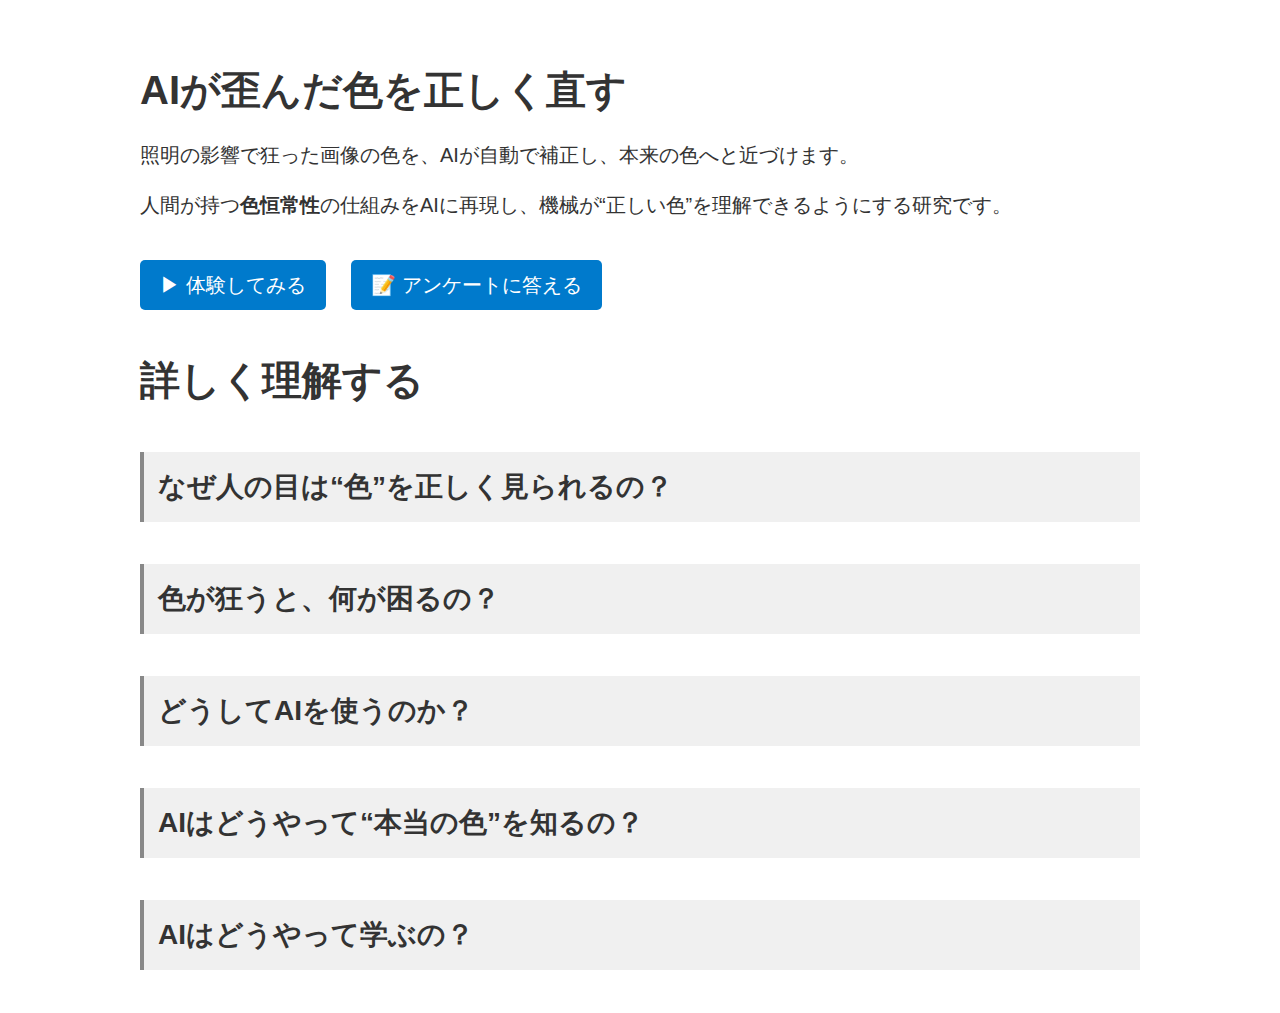
<file: index.html>
<!DOCTYPE html>
<html lang="ja">
<head>
  <meta charset="UTF-8" />
  <meta name="viewport" content="width=device-width, initial-scale=1.0"/>
  <title>AIが歪んだ色を正しく直す</title>
  <link rel="stylesheet" href="style.css" />
  <script defer src="script.js"></script>
</head>
<body>
  <h1>AIが歪んだ色を正しく直す</h1>
  <p>照明の影響で狂った画像の色を、AIが自動で補正し、本来の色へと近づけます。</p>
  <p>人間が持つ<strong>色恒常性</strong>の仕組みをAIに再現し、機械が“正しい色”を理解できるようにする研究です。</p>

  <nav>
    <a href="demo.html">▶ 体験してみる</a>
    <a href="survey.html">📝 アンケートに答える</a>
  </nav>

  <h1>詳しく理解する</h1>

  <h2 onclick="toggleSection(this)">なぜ人の目は“色”を正しく見られるの？</h2>
  <div class="section-content">
    <p>私たちの目は、照明が変わっても物の“本当の色”を見分けられます。</p>
    <p>これは、脳が自動的に色を補正してくれているからです。</p>
    <p>この性質を「色恒常性」と言います。</p>
    <img src="images/example_colorconstancy.png" alt="色恒常性の図" width="800" />
  </div>

  <h2 onclick="toggleSection(this)">色が狂うと、何が困るの？</h2>
  <div class="section-content">
    <p><strong>このトマト、熟していると思いますか？</strong></p>
    <p>下の画像は、黄色い照明の下で撮影されたトマトです。左側にはその一部の色（RGB値）が表示されています。</p>
    <p><strong>この左側の色だけを見て、熟しているかどうかを判断するのはとても難しいですよね。</strong></p>
    <p>実際、カメラや機械はこのような「照明の影響を受けた状態」のままで判断していることが多く、誤った判断につながってしまいます。</p>
    
    <img src="images/need_right_colours.png" alt="正しい色の必要性" width="800"/>

    <p style="margin-top: 1em;">こうした問題は、<strong>色の正確な判断が必要な現場</strong>で特に深刻です。</p>
    <ul>
      <li>熟した果実を正確に見分ける（選別・流通）</li>
      <li>植物の健康状態を写真から判断する（農業）</li>
      <li>自動運転で道路標識や信号の色を正しく認識する（ロボットビジョン）</li>
    </ul>
  </div>


  <h2 onclick="toggleSection(this)"> どうしてAIを使うのか？</h2>
  <div class="section-content">
    <ul>
      <li>
        <p><strong>複雑な照明条件に対応するには限界がある</strong></p>
        <p>従来のアルゴリズムは、白いものを基準に補正するなど、単純な前提に依存しています。</p>
        <p>しかし、自然界には「白」が存在しない場面も多く、正確な補正が難しいのです。</p>
      </li>
      <li>
        <p><strong>AIは“文脈”から学べる</strong></p>
        <p>AIは植物の色や背景のパターンなど、画像全体の文脈から照明を推定できます。</p>
        <p>これは、人間が「これは葉だから緑のはず」と判断するのに近い処理です。</p>
      </li>
      <li>
        <p><strong>データから学習する柔軟性</strong></p>
        <p>AIは特定のルールに縛られず、様々な照明条件や物体に対応できるよう進化します。</p>
        <p>そのため、未知のシーンでも“それらしい色”を再現することが可能になります。</p>
      </li>
    </ul>
  </div>

  <h2 onclick="toggleSection(this)">AIはどうやって“本当の色”を知るの？</h2>
  <div class="section-content">
    <ol>
      <li>
        <p><strong>画像から「光の色」を見抜く</strong></p>
        <p>全体の色味（たとえば青っぽさや黄ばみ）から、照明の傾向を推定します。</p>
      </li>
      <li>
        <p><strong>中立な光に変換する</strong></p>
        <p>見えている色から逆算し、「本来この色なら照明はこうだったはず」と推論。</p>
        <p>その照明を“白色光”に近づけるよう、画像全体の色を変換します。</p>
      </li>
      <li>
        <p><strong>全体を補正して“本来の色”を再現</strong></p>
        <p>すべてのピクセルに補正を適用し、自然な色合いに仕上げます。</p>
      </li>
    </ol>
    <p><strong>まとめ：</strong></p>
    <p style="margin-left: 1.5em;">
      AIは、色の“ゆがみ”を見抜き、それを打ち消すように補正して「ありのままの色」を再現します。
    </p>  
  </div>

  <h2 onclick="toggleSection(this)">AIはどうやって学ぶの？</h2>
  <div class="section-content">
    <ol>
      <li>いろいろな照明条件の画像（例：晴れ・曇り・蛍光灯など）を集める。</li>
      <li>それぞれの画像に「このときの本当の照明の色」を正解として与える。</li>
      <li>AIが、「どんな色味＝どんな照明か」のパターンを学習する。</li>
      <li>新しい画像でも、見た色から照明の色を推定できるようになる。</li>
    </ol>
    <p>つまり、AIは「見え方」から「照らしている光の色」を逆算するスキルを身につけます。</p>
  </div>
</body>
</html>
</file>
<file: style.css>
/* ベースフォントとレイアウト */
body {
  font-family: 'Helvetica Neue', 'Segoe UI', sans-serif;
  font-size: 20px;
  line-height: 1.5;
  color: #333;
  background-color: #fff;
  padding: 1em;
  max-width: 1000px;
  margin: 0 auto;
}

/* タイトル */
h1 {
  font-size: 2em;
  margin-top: 1em;
  margin-bottom: 0.5em;
}

/* セクション見出し */
h2 {
  font-size: 1.4em;
  cursor: pointer;
  background-color: #f0f0f0;
  padding: 0.5em;
  border-left: 4px solid #888;
  margin-top: 1.5em;
}

h2:hover {
  background-color: #e0e0e0;
}

h3 {
  font-size: 1.2em;
  margin-top: 1em;
  font-weight: bold;
}

p, li {
  margin-bottom: 0.8em;
}

strong {
  font-weight: bold;
}

/* 折りたたみセクション */
.section-content {
  display: none;
  margin-left: 1em;
}

/* セレクトボックス */
select {
  font-size: 1em;
  padding: 0.5em;
  border-radius: 5px;
  border: 1px solid #ccc;
  background-color: #f9f9f9;
}

/* ボタン */
button {
  font-size: 1em;
  background-color: #007acc;
  color: white;
  padding: 0.7em 1.5em;
  border: none;
  border-radius: 8px;
  cursor: pointer;
  box-shadow: 0 2px 4px rgba(0,0,0,0.2);
  transition: background-color 0.2s ease, transform 0.1s ease;
}

button:hover {
  background-color: #005fa3;
  transform: translateY(-1px);
}

/* ナビゲーション */
nav {
  margin: 2em 0;
}

nav a {
  display: inline-block;
  margin-right: 1em;
  text-decoration: none;
  background-color: #007acc;
  color: white;
  padding: 0.5em 1em;
  border-radius: 5px;
  transition: background-color 0.2s ease;
}

nav a:hover {
  background-color: #005fa3;
}

/* 画像 */
img {
  border-radius: 8px;
  max-width: 100%;
  height: auto;
  margin: 1em 0;
}

/* 矢印進捗エリア */
#arrow-progress-wrapper {
  position: relative;
  width: 100px;
  height: 60px;
  margin: 2em auto;
}

#arrow-outline {
  width: 100%;
  height: auto;
  display: block;
  position: absolute;
  top: 0;
  left: 0;
  z-index: 1;
}

/* 矢印上のテキスト（進捗％） */
#progress-text {
  text-align: center;
  font-size: 18px;
  font-weight: bold;
  margin-bottom: 0.5em;
}

/* 画像表示エリア */
#image-area {
  display: flex;
  justify-content: center;
  align-items: center;
  gap: 20px;
  flex-wrap: wrap;
}

/* リスト */
ol {
  padding-left: 1.5em;
}

/* レスポンシブ調整 */
@media screen and (max-width: 600px) {
  body {
    font-size: 18px;
  }

  button {
    width: 100%;
  }

  #image-area {
    flex-direction: column;
    gap: 10px;
  }
}
</file>
